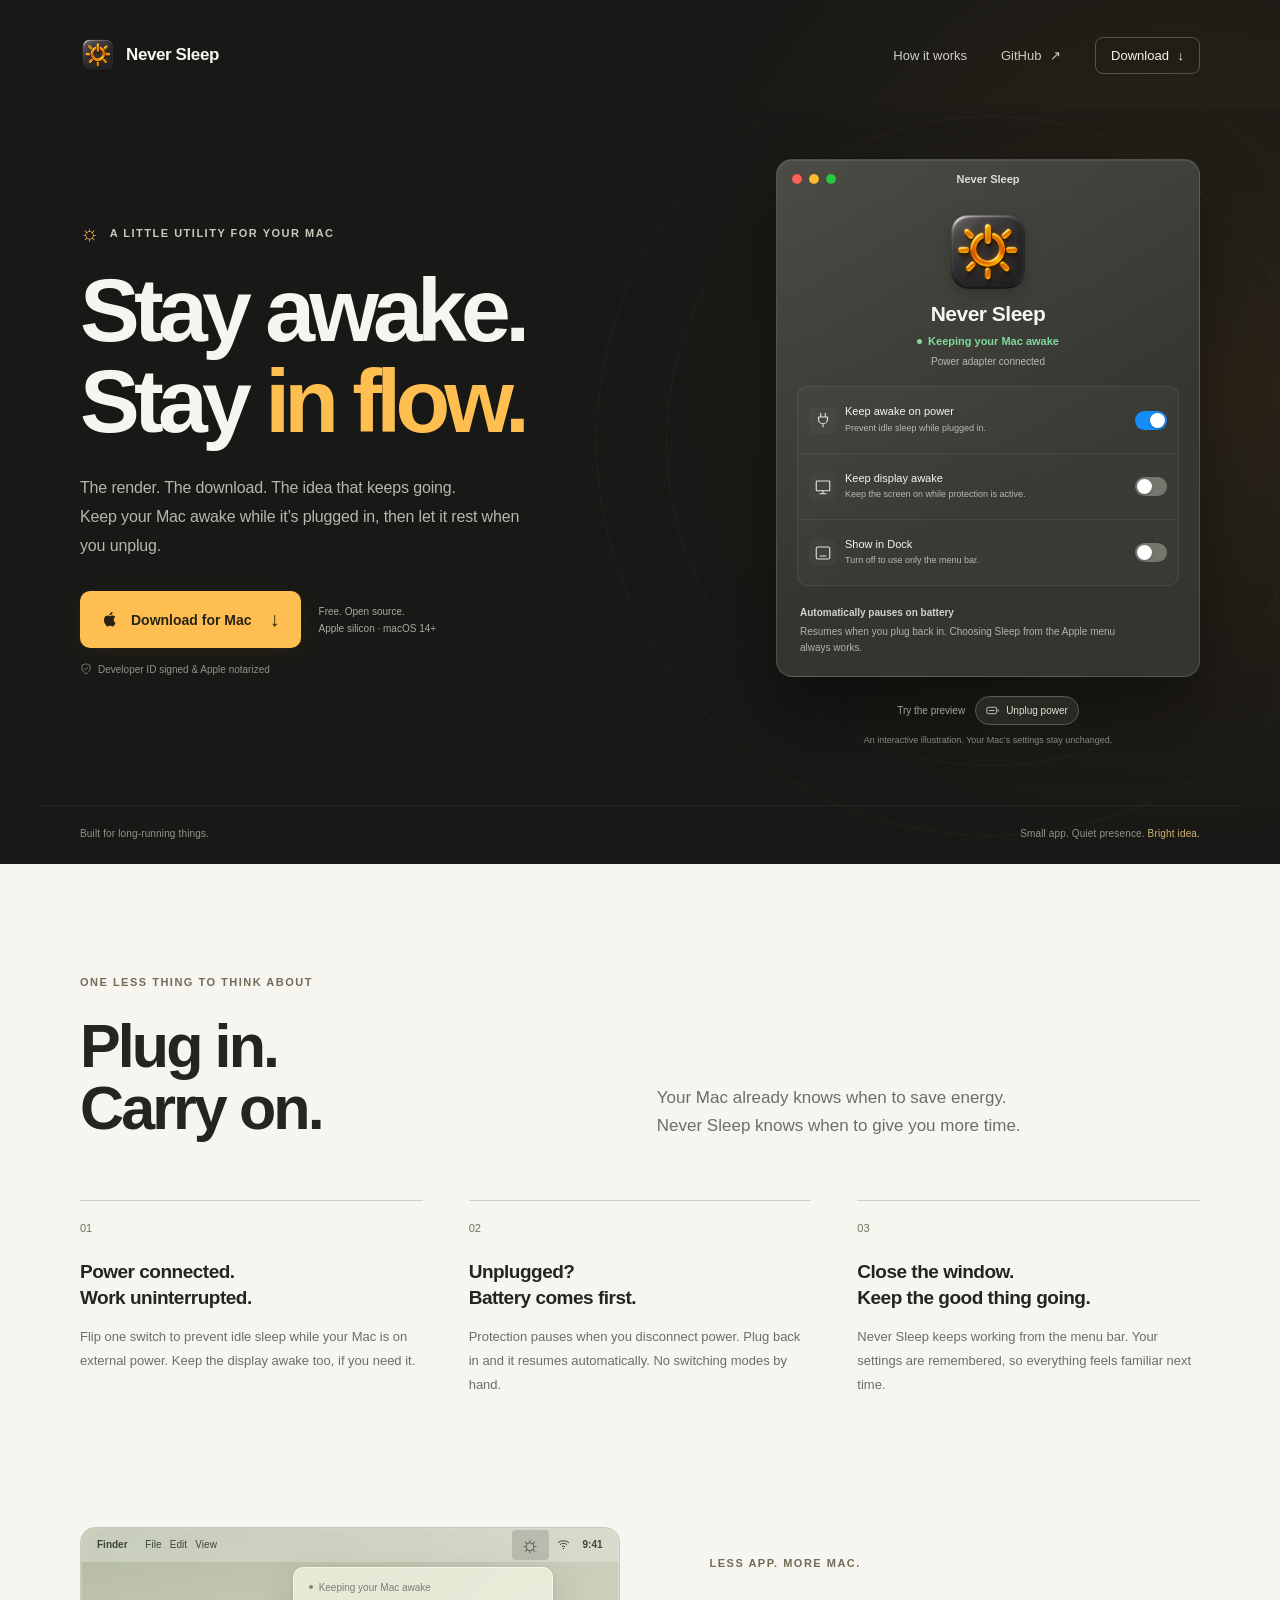
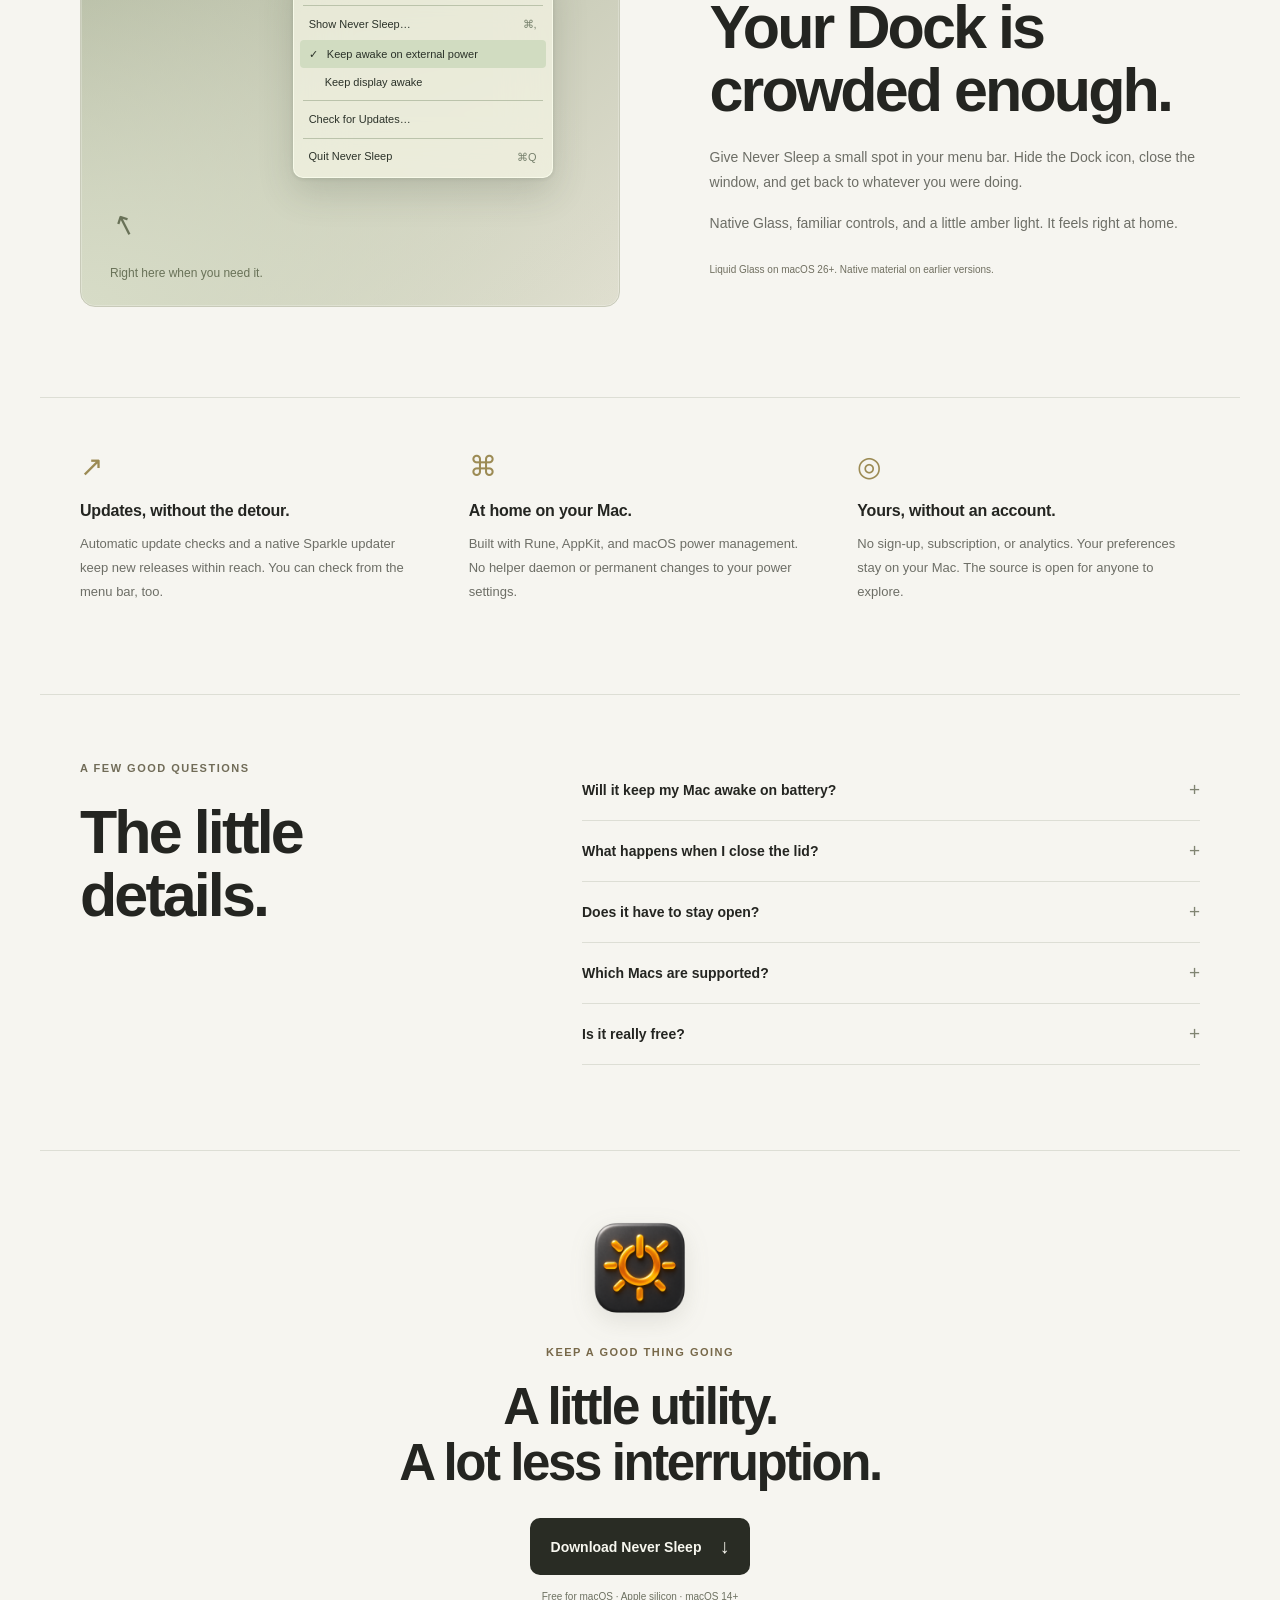
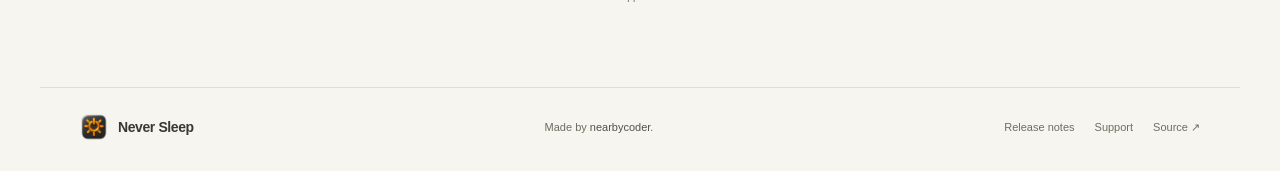
<file: docs/index.html>
<!doctype html>
<html lang="en">
<head>
  <meta charset="utf-8">
  <meta name="viewport" content="width=device-width, initial-scale=1">
  <meta name="theme-color" content="#181816">
  <title>Never Sleep — Keep your Mac awake. Stay in flow.</title>
  <meta name="description" content="A little macOS utility for uninterrupted work. Keep your Mac awake while plugged in, tuck it into the menu bar, and let your battery rest when you unplug. Free and open source.">
  <link rel="canonical" href="https://nearbycoder.github.io/never-sleep/">
  <meta property="og:type" content="website">
  <meta property="og:title" content="Never Sleep — A little utility. A lot less interruption.">
  <meta property="og:description" content="Keep your Mac awake on power. Native Glass, a quiet menu bar presence, and no account required. Free and open source.">
  <meta property="og:url" content="https://nearbycoder.github.io/never-sleep/">
  <meta property="og:image" content="https://nearbycoder.github.io/never-sleep/assets/app-icon.png">
  <meta name="twitter:card" content="summary">
  <link rel="icon" type="image/png" href="assets/favicon.png">
  <link rel="stylesheet" href="styles.css">
  <script src="app.js" defer></script>
</head>
<body>
  <a class="skip-link" href="#main">Skip to content</a>
  <div class="dark-stage">
    <header class="site-header wrap">
      <a class="brand" href="./" aria-label="Never Sleep home"><img src="assets/favicon.png" width="36" height="36" alt=""><span>Never Sleep</span></a>
      <nav aria-label="Main navigation">
        <a href="#how-it-works">How it works</a>
        <a href="https://github.com/nearbycoder/never-sleep">GitHub <span aria-hidden="true">↗</span></a>
        <a class="nav-download" href="https://github.com/nearbycoder/never-sleep/releases/latest/download/Never-Sleep.dmg">Download <span aria-hidden="true">↓</span></a>
      </nav>
    </header>

  </div>
  <main id="main">
    <div class="dark-stage">
      <section class="hero wrap" aria-labelledby="hero-title">
        <div class="hero-copy">
          <p class="eyebrow"><span class="tiny-sun" aria-hidden="true">☼</span> A little utility for your Mac</p>
          <h1 id="hero-title">Stay awake.<br>Stay <span>in flow.</span></h1>
          <p class="hero-description">The render. The download. The idea that keeps going.<br class="desktop-break"> Keep your Mac awake while it’s plugged in, then let it rest when you unplug.</p>
          <div class="hero-actions">
            <a class="button button-amber" href="https://github.com/nearbycoder/never-sleep/releases/latest/download/Never-Sleep.dmg"><svg viewBox="0 0 24 24" fill="currentColor" aria-hidden="true"><path d="M16.4 12.5c0-2 1.6-3 1.7-3.1-.9-1.3-2.2-1.5-2.7-1.5-1.2-.1-2.3.7-2.9.7-.6 0-1.5-.7-2.5-.7-1.3 0-2.5.8-3.2 1.9-1.3 2.3-.3 5.7 1 7.5.6.9 1.3 1.9 2.3 1.9.9 0 1.3-.6 2.5-.6s1.5.6 2.5.6 1.6-.9 2.2-1.8c.7-1 1-2 1-2.1-.1 0-1.9-.7-1.9-2.8zM14.4 6.6c.5-.6.9-1.5.8-2.4-.8 0-1.8.6-2.4 1.2-.5.5-.9 1.4-.8 2.2.9.1 1.8-.4 2.4-1z"/></svg>Download for Mac <span aria-hidden="true">↓</span></a>
            <span class="download-note">Free. Open source.<br>Apple silicon · macOS 14+</span>
          </div>
          <p class="signed-note"><svg viewBox="0 0 16 16" fill="none" aria-hidden="true"><path d="m8 1 5.5 2v4.4c0 3.3-3.6 6.1-5.5 7.1-1.9-1-5.5-3.8-5.5-7.1V3L8 1Z" stroke="currentColor"/><path d="m5.5 7.5 1.7 1.7 3.3-3.4" stroke="currentColor" stroke-linecap="round" stroke-linejoin="round"/></svg>Developer ID signed &amp; Apple notarized</p>
        </div>

        <div class="hero-visual">
          <div class="orbit orbit-one" aria-hidden="true"></div><div class="orbit orbit-two" aria-hidden="true"></div>
          <div class="app-window" aria-label="Interactive preview of Never Sleep settings">
            <div class="window-title"><span class="traffic-lights" aria-hidden="true"><i></i><i></i><i></i></span><span>Never Sleep</span></div>
            <div class="window-body">
              <img class="preview-icon" src="assets/app-icon.png" width="92" height="92" alt="Never Sleep’s amber sun and power icon">
              <p class="app-name">Never Sleep</p>
              <p class="app-status" id="preview-status"><span></span>Keeping your Mac awake</p>
              <p class="power-source" id="preview-source">Power adapter connected</p>
              <div class="settings-group">
                <div class="setting-row"><span class="setting-symbol" aria-hidden="true"><svg viewBox="0 0 24 24"><path d="M9 3v5m6-5v5M6 8h12v3a6 6 0 0 1-6 6v4m-6-13v3a6 6 0 0 0 6 6"/></svg></span><span class="setting-copy"><strong id="awake-label">Keep awake on power</strong><small>Prevent idle sleep while plugged in.</small></span><button class="switch" type="button" role="switch" aria-checked="true" aria-labelledby="awake-label" id="awake-switch"><span></span></button></div>
                <div class="setting-row"><span class="setting-symbol" aria-hidden="true"><svg viewBox="0 0 24 24"><rect x="3" y="4" width="18" height="13" rx="1"/><path d="M12 17v4m-4 0h8"/></svg></span><span class="setting-copy"><strong id="display-label">Keep display awake</strong><small>Keep the screen on while protection is active.</small></span><button class="switch" type="button" role="switch" aria-checked="false" aria-labelledby="display-label" id="display-switch"><span></span></button></div>
                <div class="setting-row"><span class="setting-symbol" aria-hidden="true"><svg viewBox="0 0 24 24"><rect x="3" y="4" width="18" height="16" rx="2"/><path d="M8 16h8"/></svg></span><span class="setting-copy"><strong id="dock-label">Show in Dock</strong><small>Turn off to use only the menu bar.</small></span><button class="switch" type="button" role="switch" aria-checked="false" aria-labelledby="dock-label" id="dock-switch"><span></span></button></div>
              </div>
              <div class="app-footnote"><strong>Automatically pauses on battery</strong><p>Resumes when you plug back in. Choosing Sleep from the Apple menu always works.</p></div>
            </div>
          </div>
          <div class="preview-controls"><span>Try the preview</span><button id="power-preview" type="button" aria-pressed="false"><svg viewBox="0 0 16 16" fill="none" aria-hidden="true"><rect x="1" y="4" width="12" height="8" rx="2" stroke="currentColor"/><path d="M15 7v2M4 8h6" stroke="currentColor" stroke-linecap="round"/></svg><span>Unplug power</span></button></div>
          <p class="preview-disclaimer">An interactive illustration. Your Mac’s settings stay unchanged.</p>
          <span class="sr-only" aria-live="polite" id="preview-announcement"></span>
        </div>
      </section>
      <div class="hero-bottom wrap"><span>Built for long-running things.</span><span>Small app. Quiet presence. <span class="amber-text">Bright idea.</span></span></div>
  </div>

  <div class="light-stage">
      <section class="how-section wrap" id="how-it-works" aria-labelledby="how-title">
        <div class="section-heading"><p class="eyebrow">One less thing to think about</p><h2 id="how-title">Plug in.<br>Carry on.</h2><p>Your Mac already knows when to save energy.<br>Never Sleep knows when to give you more time.</p></div>
        <div class="steps">
          <article><span class="step-number">01</span><h3>Power connected.<br>Work uninterrupted.</h3><p>Flip one switch to prevent idle sleep while your Mac is on external power. Keep the display awake too, if you need it.</p></article>
          <article><span class="step-number">02</span><h3>Unplugged?<br>Battery comes first.</h3><p>Protection pauses when you disconnect power. Plug back in and it resumes automatically. No switching modes by hand.</p></article>
          <article><span class="step-number">03</span><h3>Close the window.<br>Keep the good thing going.</h3><p>Never Sleep keeps working from the menu bar. Your settings are remembered, so everything feels familiar next time.</p></article>
        </div>
      </section>

      <section class="menu-section wrap" aria-labelledby="menu-title">
        <div class="menu-illustration" aria-label="Illustration of Never Sleep in the macOS menu bar">
          <div class="desktop-top"><span class="desktop-title">Finder <span>File &nbsp; Edit &nbsp; View</span></span><span class="desktop-right"><span class="menu-sun">☼</span><svg viewBox="0 0 20 16" fill="none" aria-hidden="true"><path d="M2 5a12 12 0 0 1 16 0M5 8a7 7 0 0 1 10 0M8 11a3 3 0 0 1 4 0" stroke="currentColor" stroke-width="1.5" stroke-linecap="round"/><circle cx="10" cy="14" r="1" fill="currentColor"/></svg><span>9:41</span></span></div>
          <div class="menu-popover"><div class="menu-status"><i></i>Keeping your Mac awake</div><div class="menu-divider"></div><div>Show Never Sleep… <span>⌘,</span></div><div class="menu-checked">✓ &nbsp; Keep awake on external power</div><div class="menu-indent">Keep display awake</div><div class="menu-divider"></div><div>Check for Updates…</div><div class="menu-divider"></div><div>Quit Never Sleep <span>⌘Q</span></div></div>
          <div class="desktop-caption"><span aria-hidden="true">↖</span>Right here when you need it.</div>
        </div>
        <div class="menu-copy"><p class="eyebrow">Less app. More Mac.</p><h2 id="menu-title">Your Dock is<br>crowded enough.</h2><p>Give Never Sleep a small spot in your menu bar. Hide the Dock icon, close the window, and get back to whatever you were doing.</p><p>Native Glass, familiar controls, and a little amber light. It feels right at home.</p><span class="small-detail">Liquid Glass on macOS 26+. Native material on earlier versions.</span></div>
      </section>

      <section class="principles wrap" aria-label="Designed to be simple">
        <article><span aria-hidden="true">↗</span><h3>Updates, without the detour.</h3><p>Automatic update checks and a native Sparkle updater keep new releases within reach. You can check from the menu bar, too.</p></article>
        <article><span aria-hidden="true">⌘</span><h3>At home on your Mac.</h3><p>Built with Rune, AppKit, and macOS power management. No helper daemon or permanent changes to your power settings.</p></article>
        <article><span aria-hidden="true">◎</span><h3>Yours, without an account.</h3><p>No sign-up, subscription, or analytics. Your preferences stay on your Mac. The source is open for anyone to explore.</p></article>
      </section>

      <section class="faq-section wrap" aria-labelledby="faq-title"><div><p class="eyebrow">A few good questions</p><h2 id="faq-title">The little<br>details.</h2></div><div class="faq-list">
        <details><summary>Will it keep my Mac awake on battery?</summary><p>No. Never Sleep prevents idle sleep only while macOS reports external power. Protection pauses on battery and resumes when you plug back in.</p></details>
        <details><summary>What happens when I close the lid?</summary><p>While plugged in, your Mac keeps running with the lid closed — handy for downloads, builds, or remote access. Turn off “Keep awake with lid closed” to let the lid put it to sleep. On battery, closing the lid always sleeps as usual. Choosing Sleep still works, and screen locking is unchanged.</p></details>
        <details><summary>Does it have to stay open?</summary><p>The app needs to be running, but its window can stay closed. The menu bar icon gives you quick access to your settings. Quitting releases all sleep protection. Launch at login is not currently registered automatically.</p></details>
        <details><summary>Which Macs are supported?</summary><p>The download is built for Apple silicon Macs running macOS 14 or later. Liquid Glass is available on macOS 26 and later, with native material on earlier versions. Reduce Transparency is respected.</p></details>
        <details><summary>Is it really free?</summary><p>Yes. Never Sleep is free and open source under the MIT license. <a href="https://github.com/nearbycoder/never-sleep">Read the code, report an issue, or help make it better on GitHub.</a></p></details>
      </div></section>

      <section class="closing wrap" aria-labelledby="closing-title"><img src="assets/app-icon.png" width="104" height="104" alt="" loading="lazy"><p class="eyebrow">Keep a good thing going</p><h2 id="closing-title">A little utility.<br>A lot less interruption.</h2><a class="button button-dark" href="https://github.com/nearbycoder/never-sleep/releases/latest/download/Never-Sleep.dmg">Download Never Sleep <span aria-hidden="true">↓</span></a><p class="closing-meta">Free for macOS · Apple silicon · macOS 14+</p></section>
  </div>
  </main>
    <footer class="site-footer wrap"><a class="brand" href="./"><img src="assets/favicon.png" width="28" height="28" alt=""><span>Never Sleep</span></a><span>Made by <a href="https://github.com/nearbycoder">nearbycoder</a>.</span><nav aria-label="Footer navigation"><a href="https://github.com/nearbycoder/never-sleep/releases">Release notes</a><a href="https://github.com/nearbycoder/never-sleep/issues">Support</a><a href="https://github.com/nearbycoder/never-sleep">Source ↗</a></nav></footer>
</body>
</html>
</file>
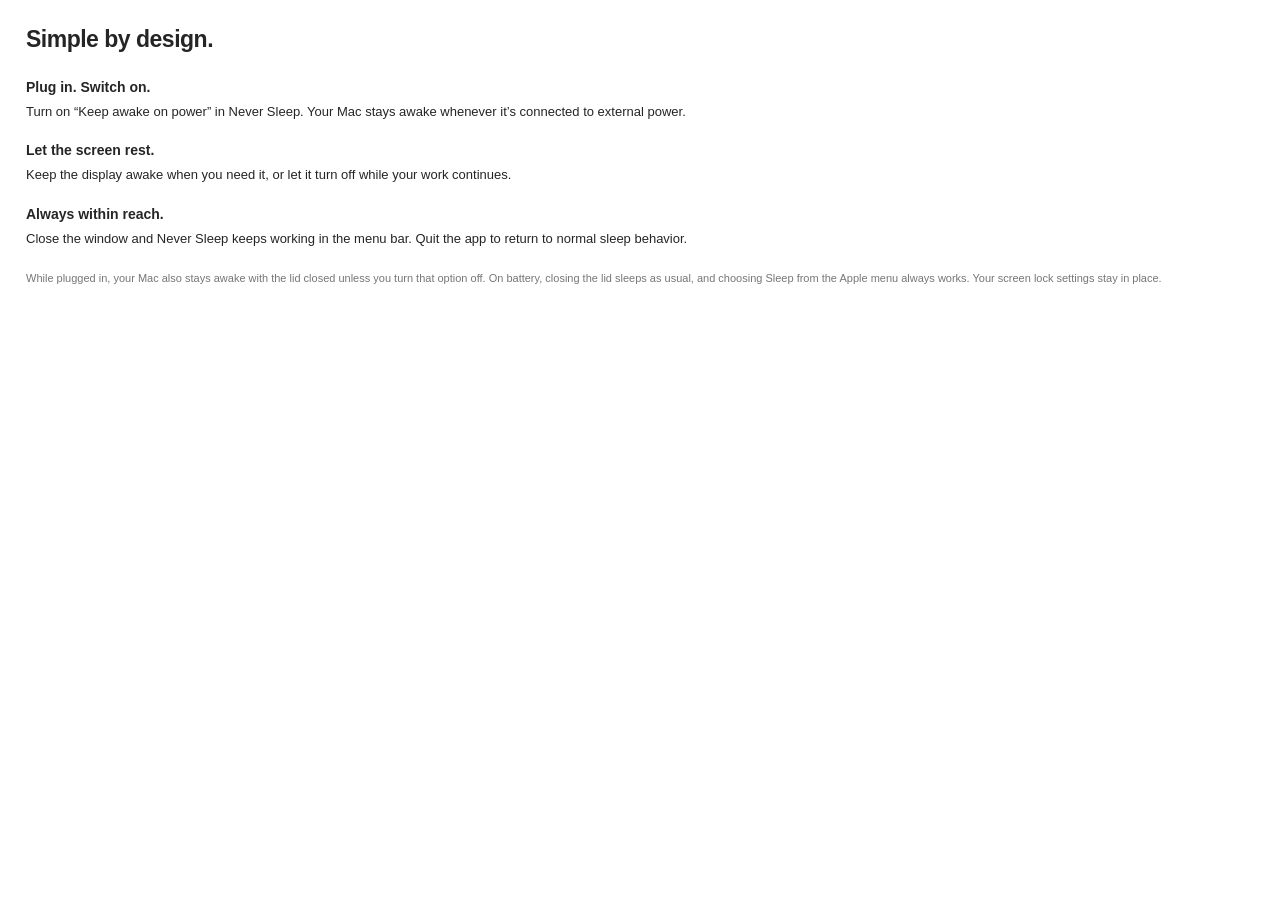
<file: packaging/installer/resources/en.lproj/readme.html>
<!doctype html>
<html lang="en">
<head>
<meta charset="utf-8">
<meta name="color-scheme" content="light dark">
<title>Make yourself at home</title>
<style>
:root { color-scheme: light dark; }
body { margin: 22px 26px; font-family: -apple-system, BlinkMacSystemFont, "Helvetica Neue", sans-serif; font-size: 13px; line-height: 1.5; color: #252525; background: transparent; }
h1 { margin: 0 0 20px; font-size: 23px; font-weight: 650; letter-spacing: -0.5px; }
h2 { margin: 19px 0 4px; font-size: 14px; font-weight: 600; }
p { margin: 4px 0 10px; }
.small { margin-top: 22px; font-size: 11px; color: #767676; }
@media (prefers-color-scheme: dark) { body { color: #f2f2f2; } .small { color: #b8b8bd; } }
</style>
</head>
<body>
<h1>Simple by design.</h1>
<h2>Plug in. Switch on.</h2>
<p>Turn on “Keep awake on power” in Never Sleep. Your Mac stays awake whenever it’s connected to external power.</p>
<h2>Let the screen rest.</h2>
<p>Keep the display awake when you need it, or let it turn off while your work continues.</p>
<h2>Always within reach.</h2>
<p>Close the window and Never Sleep keeps working in the menu bar. Quit the app to return to normal sleep behavior.</p>
<p class="small">While plugged in, your Mac also stays awake with the lid closed unless you turn that option off. On battery, closing the lid sleeps as usual, and choosing Sleep from the Apple menu always works. Your screen lock settings stay in place.</p>
</body>
</html>
</file>
<file: docs/styles.css>
:root{color-scheme:light;--amber:#ffbf50;--ink:#242521;--muted:#6d6e66;--cream:#f6f5f0;--line:#ddded5;--font:-apple-system,BlinkMacSystemFont,"Segoe UI",sans-serif;font-family:var(--font);font-synthesis:none;text-rendering:optimizeLegibility;-webkit-font-smoothing:antialiased}*{box-sizing:border-box}body{margin:0;background:var(--cream);color:var(--ink)}a{color:inherit;text-decoration:none}button{font:inherit}button,a,summary{-webkit-tap-highlight-color:transparent}a:focus-visible,button:focus-visible,summary:focus-visible{outline:3px solid #d98b17;outline-offset:6px}img{max-width:100%;height:auto}svg{display:block}button{cursor:pointer}::selection{background:#f4bf67;color:#1d1d1a}.wrap{max-width:1200px;margin:0 auto;padding:0 40px}.dark-stage{position:relative;overflow:hidden;background:#181816;color:#f7f5f0}.dark-stage::before{content:"";position:absolute;inset:-220px -450px auto auto;width:1100px;height:1000px;background:radial-gradient(ellipse,rgba(161,106,32,.14),transparent 65%);pointer-events:none}.site-header{height:110px;display:flex;align-items:center;justify-content:space-between;position:relative;z-index:1}.brand{display:inline-flex;align-items:center;gap:10px;font-size:17px;font-weight:650;letter-spacing:-.4px}.brand img{flex-shrink:0}.site-header nav{display:flex;align-items:center;gap:34px;font-size:13px;font-weight:500;color:#cecec5}.site-header nav a:hover{color:#fff}.site-header nav a span{margin-left:5px}.site-header .nav-download{border:1px solid #54544b;padding:10px 15px;border-radius:8px;color:#f7f5f0}.hero{display:grid;grid-template-columns:1.03fr 1fr;align-items:center;gap:54px;min-height:680px;padding-top:45px;padding-bottom:60px;position:relative}.eyebrow{font-size:11px;font-weight:650;letter-spacing:1.5px;text-transform:uppercase;line-height:1.6;margin:0 0 23px}.hero .eyebrow{color:#c9c8bb;display:flex;gap:9px;align-items:center}.tiny-sun{color:var(--amber);font-size:21px;line-height:16px}.hero h1{font-size:clamp(65px,7vw,91px);font-weight:580;letter-spacing:-5.8px;line-height:1.01;margin:0 0 28px}.hero h1>span{color:var(--amber)}.hero-description{color:#b5b6ad;max-width:460px;font-size:16px;line-height:1.8;letter-spacing:-.15px;margin:0 0 31px}.hero-actions{display:flex;align-items:center;gap:18px}.button{display:inline-flex;align-items:center;justify-content:center;gap:10px;padding:17px 21px;border-radius:10px;font-size:14px;font-weight:650;transition:transform .18s,background .18s;white-space:nowrap}.button:hover{transform:translateY(-2px)}.button svg{width:23px;height:23px;margin:-4px 0 -3px -3px}.button>span:last-child{font-size:20px;font-weight:400;margin-left:8px}.button-amber{background:var(--amber);color:#282315;box-shadow:0 4px 20px #e19d2012}.button-amber:hover{background:#ffd281}.download-note{font-size:10px;line-height:1.7;color:#aaa99e}.signed-note{font-size:10px;color:#929388;display:flex;gap:6px;align-items:center;margin:15px 0 0}.signed-note svg{width:12px;height:12px}.hero-visual{position:relative;width:100%;max-width:424px;justify-self:end;padding-top:4px}.orbit{position:absolute;pointer-events:none;border:1px solid #ad874713;border-radius:50%;width:650px;height:650px;top:-39px;left:-110px}.orbit-two{width:790px;height:790px;top:-109px;left:-180px}.app-window{position:relative;background:linear-gradient(150deg,#53524ce0,#363833e8 62%);border:1px solid #8b898052;border-radius:16px;box-shadow:0 36px 65px #0006,0 1px 0 #ffffff16 inset;backdrop-filter:blur(30px);-webkit-backdrop-filter:blur(30px);overflow:hidden;color:#f5f5f2}.window-title{height:39px;display:flex;align-items:center;justify-content:center;position:relative;color:#deded8;font-size:11px;font-weight:600;border-bottom:1px solid #ffffff04}.traffic-lights{position:absolute;left:15px;display:flex;gap:7px}.traffic-lights i{width:10px;height:10px;border-radius:50%;background:#ff6059;box-shadow:0 0 0 .5px #0002 inset}.traffic-lights i:nth-child(2){background:#ffbd2e}.traffic-lights i:nth-child(3){background:#28c840}.window-body{padding:10px 20px 21px;text-align:center}.preview-icon{width:86px;height:86px;display:block;margin:0 auto 7px;filter:drop-shadow(0 5px 7px #0003)}.app-name{font-size:21px;letter-spacing:-.5px;font-weight:650;margin:0 0 8px}.app-status{margin:0 0 8px;font-size:11px;font-weight:550;color:#80d99c;display:flex;align-items:center;justify-content:center;gap:6px;min-height:14px}.app-status>span{width:5px;height:5px;border-radius:50%;background:currentColor}.app-status.paused{color:#b7b9af}.power-source{font-size:10px;color:#bbbbb4;margin:0 0 19px}.settings-group{border:1px solid #ffffff12;border-radius:10px;background:#ffffff07;text-align:left;overflow:hidden}.setting-row{display:flex;align-items:center;gap:9px;padding:13px 11px;min-height:66px}.setting-row+.setting-row{border-top:1px solid #ffffff12}.setting-symbol{flex-shrink:0;width:27px;height:27px;background:#ffffff07;border-radius:6px;display:flex;align-items:center;justify-content:center}.setting-symbol svg{width:18px;height:18px;fill:none;stroke:#e3e3db;stroke-width:1.5;stroke-linecap:round;stroke-linejoin:round}.setting-copy{flex:1;min-width:0}.setting-copy strong{display:block;font-size:11px;font-weight:500;line-height:1.4}.setting-copy small{display:block;font-size:9px;line-height:1.55;color:#b8b9b0;margin-top:2px}.switch{border:none;padding:0;width:32px;min-width:32px;height:19px;position:relative;background:#76766e;border-radius:30px;transition:background .2s}.switch[aria-checked="true"]{background:#148df6}.switch>span{position:absolute;top:2px;left:2px;width:15px;height:15px;border-radius:50%;background:#fff;box-shadow:0 1px 2px #0004;transition:transform .2s}.switch[aria-checked="true"]>span{transform:translateX(13px)}.switch::after{content:"";position:absolute;inset:-9px -5px}.app-footnote{text-align:left;margin:16px 3px 0}.app-footnote strong{font-size:10px;font-weight:550;color:#d2d3ca}.app-footnote p{font-size:10px;line-height:1.55;color:#b1b2a8;margin:4px 0 0;max-width:340px}.preview-controls{position:relative;display:flex;justify-content:center;align-items:center;gap:10px;margin-top:19px;font-size:10px;color:#a1a298}.preview-controls button{border:1px solid #5c5d50;background:#272922;border-radius:30px;color:#e2dfd2;padding:7px 10px;display:flex;align-items:center;gap:7px;font-size:10px}.preview-controls button:hover{background:#3b3d32}.preview-controls svg{width:13px;height:13px}.preview-disclaimer{text-align:center;font-size:9px;color:#888b7e;margin:10px 0 0;position:relative}.hero-bottom{display:flex;justify-content:space-between;position:relative;border-top:1px solid #ffffff10;padding-top:22px;padding-bottom:25px;font-size:10px;letter-spacing:.15px;color:#93958a}.amber-text{color:#d4b375}.light-stage{background:var(--cream)}h2{font-size:clamp(40px,5.2vw,61px);font-weight:550;line-height:1.03;letter-spacing:-2.9px;margin:0 0 23px}h3{font-size:19px;font-weight:600;line-height:1.35;letter-spacing:-.5px;margin:0 0 14px}.how-section{padding-top:110px;padding-bottom:95px}.section-heading{position:relative}.section-heading .eyebrow,.menu-copy .eyebrow,.faq-section .eyebrow{color:#716c58}.section-heading>p:last-child{font-size:17px;line-height:1.65;color:var(--muted);position:absolute;left:51.5%;bottom:0;margin:0}.steps{display:grid;grid-template-columns:repeat(3,1fr);gap:46px;margin-top:60px}.steps article{border-top:1px solid #cfd0c4;padding-top:21px}.step-number{display:block;font-size:11px;font-variant-numeric:tabular-nums;color:#70705f;margin-bottom:25px}.steps p,.principles p{font-size:13px;line-height:1.85;color:var(--muted);margin:0}.menu-section{display:grid;grid-template-columns:1.1fr 1fr;gap:90px;padding-top:35px;padding-bottom:90px;align-items:center}.menu-illustration{height:380px;position:relative;border:1px solid #c8cab9;border-radius:15px;overflow:hidden;background:radial-gradient(ellipse at 0 100%,#d7dcc7,transparent 75%),linear-gradient(140deg,#b0b79e,#e0dfd0);box-shadow:inset 0 0 0 1px #ffffff3a}.desktop-top{height:34px;background:#ffffff42;display:flex;align-items:center;justify-content:space-between;padding:0 16px;font-size:10px;font-weight:650;color:#3f4634;backdrop-filter:blur(10px)}.desktop-title>span{font-weight:450;margin-left:15px}.desktop-right{display:flex;gap:13px;align-items:center}.desktop-right svg{width:13px;height:13px}.menu-sun{font-size:22px;line-height:1;background:#0002;margin:-8px -5px;padding:4px 8px;border-radius:4px}.menu-popover{position:absolute;top:39px;right:66px;width:260px;padding:6px;background:#f5f6e5b8;backdrop-filter:blur(25px);-webkit-backdrop-filter:blur(25px);border:1px solid #fcfff0b3;box-shadow:0 15px 35px #3f493c30,0 1px 4px #3f493c25;border-radius:10px;color:#2b3229;font-size:11px}.menu-popover>div{padding:7px 9px;line-height:1.3}.menu-popover>div>span{float:right;color:#77816d}.menu-popover .menu-status{font-size:10px;color:#788170;display:flex;gap:6px;align-items:center}.menu-status i{width:4px;height:4px;background:#71955d;border-radius:50%}.menu-popover .menu-divider{padding:0;margin:4px 3px;height:1px;background:#bbc3ab}.menu-popover .menu-checked{background:#d1dcc1;border-radius:4px;margin-top:1px}.menu-popover .menu-indent{padding-left:25px}.desktop-caption{position:absolute;bottom:26px;left:29px;color:#697258;font-size:12px}.desktop-caption>span{display:block;font-size:28px;margin-bottom:5px;transform:rotate(18deg)}.menu-copy>p:not(.eyebrow){font-size:14px;line-height:1.8;color:var(--muted);margin:0 0 16px}.small-detail{font-size:10px;line-height:1.7;display:block;color:#706f60;margin-top:25px}.principles{display:grid;grid-template-columns:repeat(3,1fr);gap:46px;padding-top:55px;padding-bottom:90px;border-top:1px solid var(--line)}.principles article>span{font-size:28px;font-weight:400;display:block;color:#9c8b54;margin-bottom:19px;line-height:1}.principles h3{font-size:16px;letter-spacing:-.2px;margin-bottom:11px}.faq-section{display:grid;grid-template-columns:.8fr 1.2fr;gap:90px;padding-top:65px;padding-bottom:85px;border-top:1px solid var(--line)}.faq-list details{border-bottom:1px solid var(--line)}.faq-list summary{list-style:none;display:flex;justify-content:space-between;gap:20px;font-size:14px;font-weight:550;padding:22px 0;cursor:pointer}.faq-list summary::-webkit-details-marker{display:none}.faq-list summary::after{content:"+";font-weight:400;color:#808472;font-size:19px;line-height:16px}.faq-list details[open] summary::after{content:"−"}.faq-list p{font-size:13px;line-height:1.85;color:var(--muted);margin:0;padding:0 25px 23px 0}.faq-list p a{text-decoration:underline;text-underline-offset:3px}.closing{text-align:center;padding-top:65px;padding-bottom:85px;position:relative;border-top:1px solid var(--line)}.closing>img{width:104px;display:block;margin:0 auto 24px;filter:drop-shadow(0 8px 12px #615f4823)}.closing .eyebrow{color:#776849;margin-bottom:17px}.closing h2{font-size:51px;line-height:1.1;letter-spacing:-2.4px}.button-dark{background:#292c24;color:#f7f7ef;margin-top:4px}.button-dark:hover{background:#454939}.closing-meta{font-size:10px;color:#6d7161;margin:16px 0 0}.site-footer{border-top:1px solid var(--line);display:flex;align-items:center;justify-content:space-between;gap:20px;padding-top:25px;padding-bottom:30px;font-size:11px;color:#6b6f5f}.site-footer .brand{color:#383a31;font-size:14px}.site-footer>span a{color:#515448}.site-footer nav{display:flex;gap:20px}.site-footer a:hover{text-decoration:underline;text-underline-offset:4px}.sr-only,.skip-link:not(:focus){position:absolute;width:1px;height:1px;margin:-1px;padding:0;overflow:hidden;clip:rect(0,0,0,0);white-space:nowrap;border:0}.skip-link:focus{position:fixed;top:12px;left:12px;padding:12px 18px;background:var(--amber);color:var(--ink);z-index:100;border-radius:6px}@media(min-width:1300px){.hero{gap:75px}.hero-visual{max-width:425px}}@media(max-width:1000px){.wrap{padding-left:30px;padding-right:30px}.hero{gap:32px;grid-template-columns:1fr 1fr;padding-top:35px;min-height:650px}.hero h1{font-size:68px;letter-spacing:-4.1px}.hero-actions{flex-direction:column;align-items:flex-start;gap:13px}.download-note br{display:none}.download-note{font-size:10px}.download-note br::after{content:" · "}.hero-description{font-size:14px}.desktop-break{display:none}.window-body{padding:9px 14px 18px}.setting-row{padding:11px 9px;gap:7px}.setting-symbol{width:23px}.setting-copy small{font-size:8px}.menu-section{gap:45px}.menu-popover{right:26px}.steps,.principles{gap:30px}.desktop-title>span{display:none}.faq-section{gap:55px}.site-footer{flex-wrap:wrap}.section-heading>p:last-child{font-size:15px}}@media(max-width:760px){.wrap{padding-left:24px;padding-right:24px}.site-header{height:88px}.site-header nav{gap:19px}.site-header nav>a:first-child{display:none}.site-header .nav-download{padding:8px 11px}.hero{grid-template-columns:1fr;padding-top:35px;padding-bottom:42px;gap:49px;min-height:0}.hero-copy{text-align:center}.hero .eyebrow{justify-content:center}.hero h1{font-size:clamp(60px,11vw,85px);letter-spacing:-4px}.hero-description{max-width:410px;margin:0 auto 26px;font-size:15px}.hero-actions{align-items:center;gap:12px}.download-note br{display:none}.signed-note{justify-content:center;font-size:10px}.hero-visual{justify-self:center;max-width:400px}.window-body{padding:10px 20px 22px}.setting-row{padding:13px 11px;gap:10px}.setting-copy small{font-size:9px}.setting-symbol{width:27px}.hero-bottom{justify-content:center;text-align:center;font-size:10px}.hero-bottom>span:first-child{display:none}.how-section{padding-top:70px;padding-bottom:60px}.section-heading>p:last-child{position:static;font-size:15px;margin:0}.section-heading h2{font-size:48px}.steps{grid-template-columns:1fr;gap:32px;margin-top:37px}.steps article{display:grid;grid-template-columns:28px 1fr;column-gap:15px;padding-top:20px}.step-number{grid-row:1/3;margin-top:5px;margin-bottom:0}.steps article h3{font-size:19px;margin-bottom:10px}.steps article h3 br{display:none}.steps article p{grid-column:2;font-size:13px;max-width:440px}.menu-section{grid-template-columns:1fr;gap:34px;padding-top:16px;padding-bottom:55px}.menu-illustration{height:340px}.menu-copy h2{font-size:44px}.menu-copy .eyebrow{margin-bottom:18px}.menu-copy .small-detail{margin-top:18px}.menu-popover{right:62px;top:40px}.principles{grid-template-columns:1fr;gap:28px;padding-top:35px;padding-bottom:55px}.principles article{display:grid;grid-template-columns:30px 1fr;column-gap:13px}.principles article>span{grid-row:1/3;margin:0;font-size:25px;line-height:1.25}.principles p{grid-column:2;max-width:490px}.faq-section{grid-template-columns:1fr;gap:5px;padding-top:45px;padding-bottom:50px}.faq-section h2{font-size:43px}.faq-section h2 br{display:none}.faq-section .eyebrow{margin-bottom:17px}.faq-list summary{font-size:13px;line-height:1.5}.closing{padding-top:48px;padding-bottom:55px}.closing h2{font-size:39px;letter-spacing:-1.8px}.closing>img{width:90px}.site-footer{display:grid;grid-template-columns:1fr auto;gap:20px}.site-footer nav{grid-column:1/-1;justify-content:center;border-top:1px solid var(--line);padding-top:20px;gap:30px}}@media(max-width:380px){.wrap{padding-left:18px;padding-right:18px}.site-header nav{gap:13px}.site-header nav>a:nth-child(2){display:none}.hero h1{font-size:57px;letter-spacing:-3.5px}.hero-description{font-size:14px}.window-body{padding-left:12px;padding-right:12px}.setting-row{padding-left:8px;padding-right:8px;gap:7px}.setting-copy strong{font-size:10px}.setting-copy small{font-size:8px}.menu-popover{right:15px}.desktop-right{gap:10px}}@media(prefers-reduced-motion:reduce){html{scroll-behavior:auto}*,*::before,*::after{transition:none!important;animation:none!important}.button:hover{transform:none}}@media(prefers-reduced-transparency:reduce){.app-window{background:#3e4039;backdrop-filter:none;-webkit-backdrop-filter:none}.menu-popover{background:#eef1e4;backdrop-filter:none;-webkit-backdrop-filter:none}}
</file>
